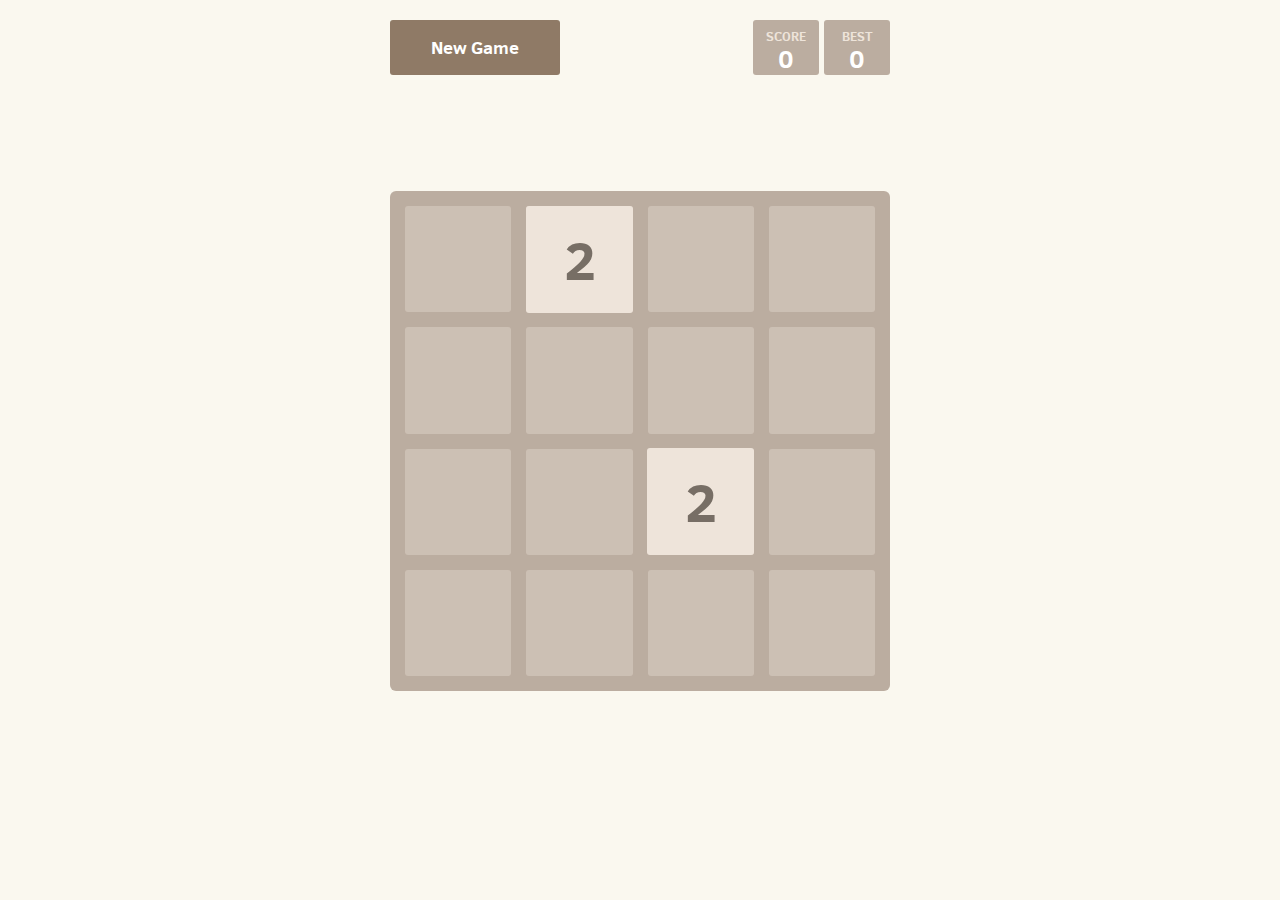
<file: 2048/index.html>
<!DOCTYPE html>
<html manifest="app.manifest">
<head>
  <meta charset="utf-8">
  <title>2048</title>

  <link href="style/main.css" rel="stylesheet" type="text/css">
  <link rel="shortcut icon" href="favicon.ico">
  <link rel="apple-touch-icon" href="meta/apple-touch-icon.png">
  <link rel="apple-touch-startup-image" href="meta/apple-touch-startup-image-640x1096.png" media="(device-width: 320px) and (device-height: 568px) and (-webkit-device-pixel-ratio: 2)"> <!-- iPhone 5+ -->
  <link rel="apple-touch-startup-image" href="meta/apple-touch-startup-image-640x920.png"  media="(device-width: 320px) and (device-height: 480px) and (-webkit-device-pixel-ratio: 2)"> <!-- iPhone, retina -->
  <meta name="apple-mobile-web-app-capable" content="yes">
  <meta name="apple-mobile-web-app-status-bar-style" content="black">

	<link rel="manifest" href="manifest.json">
  
  
  
  <meta name="mobile-web-app-capable" content="yes">
<meta name="apple-mobile-web-app-capable" content="yes">
<meta name="application-name" content="2048 Windows 10">
<meta name="apple-mobile-web-app-title" content="2048 Windows 10">
<meta name="theme-color" content="#f2c500">
<meta name="msapplication-navbutton-color" content="#f2c500">
<meta name="apple-mobile-web-app-status-bar-style" content="black-translucent">
<meta name="msapplication-starturl" content="https://windowsapphost.github.io/2048/">
<meta name="viewport" content="width=device-width, initial-scale=1, shrink-to-fit=no">

<link rel="icon" type="image/png" sizes="400x400" href="images/logo.png">
<link rel="apple-touch-icon" type="image/png" sizes="400x400" href="images/logo.png">
  
  

  <meta name="HandheldFriendly" content="True">
  <meta name="MobileOptimized" content="320">
  <meta name="viewport" content="width=device-width, target-densitydpi=160dpi, initial-scale=1.0, maximum-scale=1, user-scalable=no, minimal-ui">
</head>

  <script>
  
  function resize() {

    document.getElementsByTagName("BODY")[0].onresize = function() {

    location.reload();

    };


}
  </script>

<body onload="resize()">
  <div class="container">
    <div class="heading">
	  
	   <a class="restart-button">New Game</a>
      <div class="scores-container">
	  
        <div class="score-container">0</div>
        <div class="best-container">0</div>
      </div>
	  
	  
	  
    </div>
<div class="ads-top">
		<script async src="//pagead2.googlesyndication.com/pagead/js/adsbygoogle.js"></script>
<!-- 2048TOP -->
<ins class="adsbygoogle"
      style="display:inline-block;min-width:280px;max-width:500px;width:100%;height:90px"
     data-ad-client="ca-pub-9061606203043193"
     data-ad-slot="8033409409"
     data-ad-format="auto"></ins>
<script>
(adsbygoogle = window.adsbygoogle || []).push({});
</script>

</div>	  


    <div class="game-container">
      <div class="game-message">
        <p></p>
        <div class="lower">
	        <a class="keep-playing-button">Keep going</a>
          <a class="retry-button">Try again</a>
        </div>
      </div>

      <div class="grid-container">
        <div class="grid-row">
          <div class="grid-cell"></div>
          <div class="grid-cell"></div>
          <div class="grid-cell"></div>
          <div class="grid-cell"></div>
        </div>
        <div class="grid-row">
          <div class="grid-cell"></div>
          <div class="grid-cell"></div>
          <div class="grid-cell"></div>
          <div class="grid-cell"></div>
        </div>
        <div class="grid-row">
          <div class="grid-cell"></div>
          <div class="grid-cell"></div>
          <div class="grid-cell"></div>
          <div class="grid-cell"></div>
        </div>
        <div class="grid-row">
          <div class="grid-cell"></div>
          <div class="grid-cell"></div>
          <div class="grid-cell"></div>
          <div class="grid-cell"></div>
        </div>
      </div>

      <div class="tile-container">

      </div>
    </div>
<div class="ads-bottom">
	
		<script async src="//pagead2.googlesyndication.com/pagead/js/adsbygoogle.js"></script>
<!-- 2048 -->
<ins class="adsbygoogle"
     style="display:inline-block;min-width:280px;max-width:500px;width:100%;height:90px"
     data-ad-client="ca-pub-9061606203043193"
     data-ad-slot="6136431869"
     data-ad-format="auto"></ins>
<script>
(adsbygoogle = window.adsbygoogle || []).push({});
</script>
</div>	

  </div>
	
  <script src="js/appBarColor.js"></script>
  <script src="js/bind_polyfill.js"></script>
  <script src="js/classlist_polyfill.js"></script>
  <script src="js/animframe_polyfill.js"></script>
  <script src="js/keyboard_input_manager.js"></script>
  <script src="js/html_actuator.js"></script>
  <script src="js/grid.js"></script>
  <script src="js/tile.js"></script>
  <script src="js/local_storage_manager.js"></script>
  <script src="js/game_manager.js"></script>
  <script src="js/application.js"></script>
  
    <script>
  (function(i,s,o,g,r,a,m){i['GoogleAnalyticsObject']=r;i[r]=i[r]||function(){
  (i[r].q=i[r].q||[]).push(arguments)},i[r].l=1*new Date();a=s.createElement(o),
  m=s.getElementsByTagName(o)[0];a.async=1;a.src=g;m.parentNode.insertBefore(a,m)
  })(window,document,'script','https://www.google-analytics.com/analytics.js','ga');

  ga('create', 'UA-79132566-2', 'auto');
  ga('send', 'pageview');

</script>
  
  
</body>
</html>
</file>
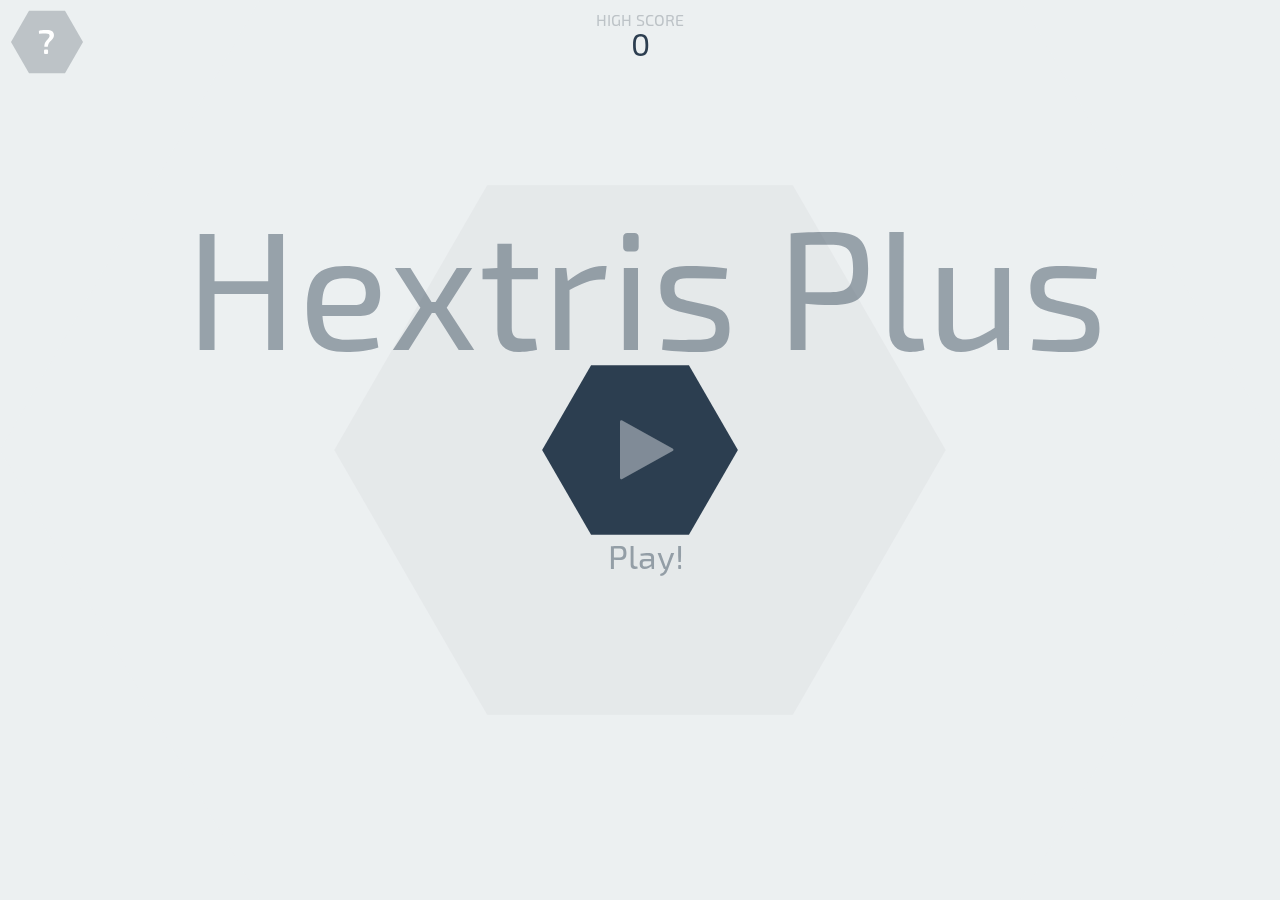
<file: hextris/index.html>
<!DOCTYPE html>
<html lang='en' manifest="app.manifest">
	<head>
		<title>Hextris Plus</title>
		<meta name="apple-itunes-app" content="app-id=903769553"/>
		<meta name="viewport" content="width=device-width, initial-scale=1, maximum-scale=1, user-scalable=0, minimal-ui"/>
		<link rel="icon" type="image/png" href="favicon.ico">
		<link href='https://fonts.googleapis.com/css?family=Exo+2' rel='stylesheet' type='text/css'>
		<link rel="stylesheet" href="style/fa/css/font-awesome.min.css">
		<link rel="stylesheet" type="text/css" href="style/style.css">
		<script type='text/javascript' src="vendor/hammer.min.js"></script>
		<script type='text/javascript' src="vendor/js.cookie.js"></script>
		<script type='text/javascript' src="vendor/jsonfn.min.js"></script>
		<script type='text/javascript' src="vendor/keypress.min.js"></script>
		<script type='text/javascript' src="vendor/jquery.js"></script>
		<script type='text/javascript' src="js/save-state.js"></script>
		<script type='text/javascript' src="js/view.js"></script>
		<script type='text/javascript' src="js/wavegen.js"></script>
		<script type='text/javascript' src="js/math.js"></script>
		<script type='text/javascript' src="js/Block.js"></script>
		<script type='text/javascript' src="js/Hex.js"></script>
		<script type='text/javascript' src="js/Text.js"></script>
		<script type='text/javascript' src="js/comboTimer.js"></script>
		<script type='text/javascript' src="js/checking.js"></script>
		<script type='text/javascript' src='js/update.js'></script>
		<script type='text/javascript' src='js/render.js'></script>
		<script type='text/javascript' src="js/input.js"></script>
		<script type='text/javascript' src="js/main.js"></script>
		<script type='text/javascript' src="js/initialization.js"></script>
		<!--<script type='text/javascript' charset='utf-8' src='cordova.js'></script>-->
		<script src="vendor/sweet-alert.min.js"></script>
		<link rel="stylesheet" href="style/rrssb.css"/>
	</head>
	<body>
		<canvas id="canvas"></canvas>
		<div id="overlay" class="faded overlay"></div>
		<div id='startBtn' ></div>
		<div id="helpScreen" class='unselectable'>
			<div id='inst_main_body'></div>
		</div>
		<img id="openSideBar" class='helpText' src="./images/btn_help.svg"/>
		<div class="faded overlay"></div>
		<img id="pauseBtn" src="./images/btn_pause.svg"/>
		<img id='restartBtn' src="./images/btn_restart.svg"/>
		<div id='HIGHSCORE'>HIGH SCORE</div>
		<script> (function(i,s,o,g,r,a,m){i['GoogleAnalyticsObject']=r;i[r]=i[r]||function(){ (i[r].q=i[r].q||[]).push(arguments)},i[r].l=1*new Date();a=s.createElement(o), m=s.getElementsByTagName(o)[0];a.async=1;a.src=g;m.parentNode.insertBefore(a,m) })(window,document,'script','//www.google-analytics.com/analytics.js','ga'); ga('create', 'UA-79132566-3', 'auto'); ga('send', 'pageview');
		</script>
		<div id='highScoreInGameText'>
			<div id='highScoreInGameTextHeader'>HIGH SCORE</div><div id='currentHighScore'>10292</div>
		</div>
		<div id="gameoverscreen">
			<div id='container'>
				<div id='gameOverBox' class='GOTitle'>GAME OVER</div>
				<div id='cScore'>1843</div>
				<div id='highScoresTitle' class='GOTitle'>HIGH SCORES</div>
				<div class='score'><span class='scoreNum'>1.</span> <div id="1place" style="display:inline;">0</div></div>
				<div class='score'><span class='scoreNum'>2.</span> <div id="2place" style="display:inline;">0</div></div>
				<div class='score'><span class='scoreNum'>3.</span> <div id="3place" style="display:inline;">0</div></div>
			</div>
			<div id='bottomContainer'>
				<img id='restart' src='./images/btn_restart.svg' height='57px'>
				<div id='buttonCont'>
			
				
				</ul>
			
				</div>
			</div>
		</div>
	
		<script type="text/javascript" src='vendor/rrssb.min.js'></script>
	</body>
</html>
</file>
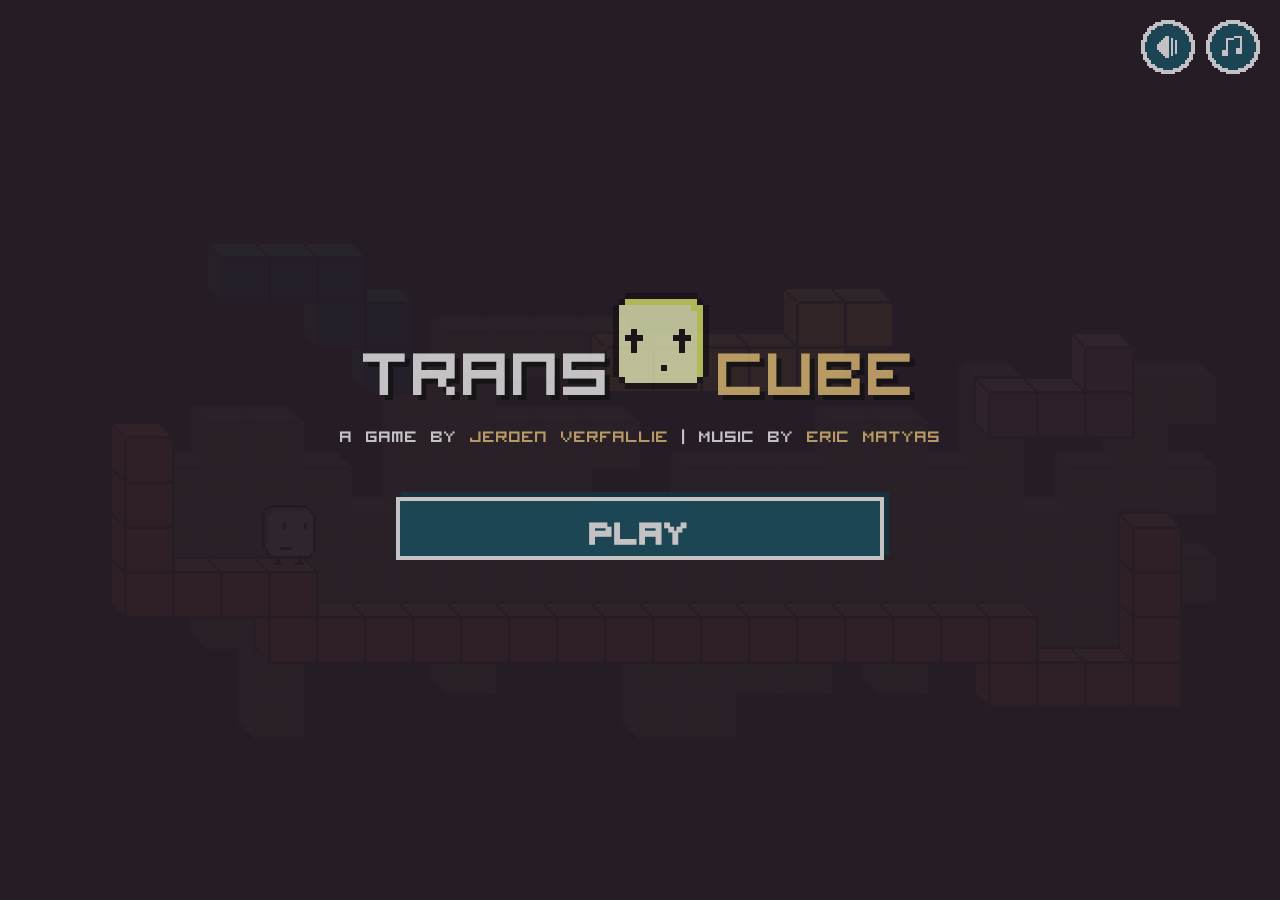
<file: Transcube/index.html>
<!DOCTYPE html>
<html manifest="app.manifest">
<head>
	<title>Transcube</title>
	<link href="css/main.css" rel="stylesheet" type="text/css">
</head>
<body>
	<div id="container">
		<canvas id="canvas"></canvas>
		<div id="ui">
			<div id="levelselect">
				<div class="title">
					Level select
				</div>
				<div id="levels"></div>
				<div id="menu">
					<div class="menu">
						Title
					</div>
					<div class="restart">
						Restart
					</div>
					<div class="play">
						Resume
					</div>
				</div>
			</div>
			<div id="intro">
				<div id="title">
					Trans<span>cube</span>
				</div>
				<div id="slug">
					a game by <a href="https://twitter.com/jeroenverfallie">Jeroen Verfallie</a> | Music by <a href="https://twitter.com/ericmatyas">Eric Matyas</a> 
				</div>
				<div id="play">
					Play
				</div>
		
			</div>
			<div id="end">
				<div id="stats">
					<div>
						<span id="time"></span><span class="right">Seconds</span>
					</div>
					<div>
						<span id="restarts"></span><span class="right">Restarts</span>
					</div>
					<div>
						<span id="transforms"></span><span class="right">Transforms</span>
					</div>
					<div>
						<span id="deaths"></span><span class="right">"Deaths"</span>
					</div>
				</div>
				<div id="btns">
					<div class="menu">
						Menu
					</div>
					<div class="retry">
						Restart
					</div>
					<div class="next">
						&gt;&gt; Next level &gt;&gt;
					</div>
				</div>
			</div>
		</div>
		<div class="message top" id="leveltitle">
			Loading the loader!
		</div>
		<div id="icons-top">
			<div class="left">
				<div class="menu"></div>
				<div class="pause"></div>
				<div class="restart"></div>
			</div>
			<div class="right">
				<div class="music"></div>
				<div class="mute"></div>
			</div>
		</div>
		<div id="footer">
			<div id="morphs">
				<span>Spawns a movable block you can stand on.</span>
				<div></div>
			</div>
		</div>
	</div>
	<script src="js/soundmanager2-nodebug-jsmin.js" type="text/javascript">
	</script>
	<script src="js/jquery-1.10.1.min.js" type="text/javascript">
	</script>
	<script src="js/jquery.color-2.1.2.min.js" type="text/javascript">
	</script>
	<script src="js/main.min.js" type="text/javascript">
	</script>
	
</body>
</html>
</file>
<file: 2048/style/main.css>
@import url(fonts/clear-sans.css);
html, body {
  margin: 0;
  padding: 0;
  background: #faf8ef;
  color: #776e65;
  font-family: "Clear Sans", "Helvetica Neue", Arial, sans-serif;
  font-size: 18px; }

body {
  margin: 20px 0; }

.heading:after {
  content: "";
  display: block;
  clear: both; }

h1.title {
  font-size: 80px;
  font-weight: bold;
  margin: 0;
  display: block;
  float: left; }

@-webkit-keyframes move-up {
  0% {
    top: 25px;
    opacity: 1; }

  100% {
    top: -50px;
    opacity: 0; } }
@-moz-keyframes move-up {
  0% {
    top: 25px;
    opacity: 1; }

  100% {
    top: -50px;
    opacity: 0; } }
@keyframes move-up {
  0% {
    top: 25px;
    opacity: 1; }

  100% {
    top: -50px;
    opacity: 0; } }
.scores-container {
  float: right;
  text-align: right; }

.score-container, .best-container {
  position: relative;
  display: inline-block;
  background: #bbada0;
  padding: 15px 25px;
  font-size: 25px;
  height: 25px;
  line-height: 47px;
  font-weight: bold;
  border-radius: 3px;
  color: white;
  text-align: center; }
  .score-container:after, .best-container:after {
    position: absolute;
    width: 100%;
    top: 10px;
    left: 0;
    text-transform: uppercase;
    font-size: 13px;
    line-height: 13px;
    text-align: center;
    color: #eee4da; }
  .score-container .score-addition, .best-container .score-addition {
    position: absolute;
    right: 30px;
    color: red;
    font-size: 25px;
    line-height: 25px;
    font-weight: bold;
    color: rgba(119, 110, 101, 0.9);
    z-index: 100;
    -webkit-animation: move-up 600ms ease-in;
    -moz-animation: move-up 600ms ease-in;
    animation: move-up 600ms ease-in;
    -webkit-animation-fill-mode: both;
    -moz-animation-fill-mode: both;
    animation-fill-mode: both; }

.score-container:after {
  content: "Score"; }

.best-container:after {
  content: "Best"; }

p {
  margin-top: 0;
  margin-bottom: 10px;
  line-height: 1.65; }

a {
  color: #776e65;
  font-weight: bold;
  text-decoration: underline;
  cursor: pointer; }

strong.important {
  text-transform: uppercase; }

hr {
  border: none;
  border-bottom: 1px solid #d8d4d0;
  margin-top: 20px;
  margin-bottom: 30px; }

.container {
  width: 500px;
  margin: 0 auto; }

@-webkit-keyframes fade-in {
  0% {
    opacity: 0; }

  100% {
    opacity: 1; } }
@-moz-keyframes fade-in {
  0% {
    opacity: 0; }

  100% {
    opacity: 1; } }
@keyframes fade-in {
  0% {
    opacity: 0; }

  100% {
    opacity: 1; } }
.game-container {
  margin-top: 10px;
  position: relative;
  padding: 15px;
  cursor: default;
  -webkit-touch-callout: none;
  -ms-touch-callout: none;
  -webkit-user-select: none;
  -moz-user-select: none;
  -ms-user-select: none;
  -ms-touch-action: none;
  touch-action: none;
  background: #bbada0;
  border-radius: 6px;
  width: 500px;
  height: 500px;
  -webkit-box-sizing: border-box;
  -moz-box-sizing: border-box;
  box-sizing: border-box; }
  .game-container .game-message {
    display: none;
    position: absolute;
    top: 0;
    right: 0;
    bottom: 0;
    left: 0;
    background: rgba(238, 228, 218, 0.5);
    z-index: 100;
    text-align: center;
    -webkit-animation: fade-in 800ms ease 1200ms;
    -moz-animation: fade-in 800ms ease 1200ms;
    animation: fade-in 800ms ease 1200ms;
    -webkit-animation-fill-mode: both;
    -moz-animation-fill-mode: both;
    animation-fill-mode: both; }
    .game-container .game-message p {
      font-size: 60px;
      font-weight: bold;
      height: 60px;
      line-height: 60px;
      margin-top: 222px; }
    .game-container .game-message .lower {
      display: block;
      margin-top: 59px; }
    .game-container .game-message a {
      display: inline-block;
      background: #8f7a66;
      border-radius: 3px;
      padding: 0 20px;
      text-decoration: none;
      color: #f9f6f2;
      height: 40px;
      line-height: 42px;
      margin-left: 9px; }
      .game-container .game-message a.keep-playing-button {
        display: none; }
    .game-container .game-message.game-won {
      background: rgba(237, 194, 46, 0.5);
      color: #f9f6f2; }
      .game-container .game-message.game-won a.keep-playing-button {
        display: inline-block; }
    .game-container .game-message.game-won, .game-container .game-message.game-over {
      display: block; }

.grid-container {
  position: absolute;
  z-index: 1; }

.grid-row {
  margin-bottom: 15px; }
  .grid-row:last-child {
    margin-bottom: 0; }
  .grid-row:after {
    content: "";
    display: block;
    clear: both; }

.grid-cell {
  width: 106.25px;
  height: 106.25px;
  margin-right: 15px;
  float: left;
  border-radius: 3px;
  background: rgba(238, 228, 218, 0.35); }
  .grid-cell:last-child {
    margin-right: 0; }

.tile-container {
  position: absolute;
  z-index: 2; }

.tile, .tile .tile-inner {
  width: 107px;
  height: 107px;
  line-height: 107px; }
.tile.tile-position-1-1 {
  -webkit-transform: translate(0px, 0px);
  -moz-transform: translate(0px, 0px);
  -ms-transform: translate(0px, 0px);
  transform: translate(0px, 0px); }
.tile.tile-position-1-2 {
  -webkit-transform: translate(0px, 121px);
  -moz-transform: translate(0px, 121px);
  -ms-transform: translate(0px, 121px);
  transform: translate(0px, 121px); }
.tile.tile-position-1-3 {
  -webkit-transform: translate(0px, 242px);
  -moz-transform: translate(0px, 242px);
  -ms-transform: translate(0px, 242px);
  transform: translate(0px, 242px); }
.tile.tile-position-1-4 {
  -webkit-transform: translate(0px, 363px);
  -moz-transform: translate(0px, 363px);
  -ms-transform: translate(0px, 363px);
  transform: translate(0px, 363px); }
.tile.tile-position-2-1 {
  -webkit-transform: translate(121px, 0px);
  -moz-transform: translate(121px, 0px);
  -ms-transform: translate(121px, 0px);
  transform: translate(121px, 0px); }
.tile.tile-position-2-2 {
  -webkit-transform: translate(121px, 121px);
  -moz-transform: translate(121px, 121px);
  -ms-transform: translate(121px, 121px);
  transform: translate(121px, 121px); }
.tile.tile-position-2-3 {
  -webkit-transform: translate(121px, 242px);
  -moz-transform: translate(121px, 242px);
  -ms-transform: translate(121px, 242px);
  transform: translate(121px, 242px); }
.tile.tile-position-2-4 {
  -webkit-transform: translate(121px, 363px);
  -moz-transform: translate(121px, 363px);
  -ms-transform: translate(121px, 363px);
  transform: translate(121px, 363px); }
.tile.tile-position-3-1 {
  -webkit-transform: translate(242px, 0px);
  -moz-transform: translate(242px, 0px);
  -ms-transform: translate(242px, 0px);
  transform: translate(242px, 0px); }
.tile.tile-position-3-2 {
  -webkit-transform: translate(242px, 121px);
  -moz-transform: translate(242px, 121px);
  -ms-transform: translate(242px, 121px);
  transform: translate(242px, 121px); }
.tile.tile-position-3-3 {
  -webkit-transform: translate(242px, 242px);
  -moz-transform: translate(242px, 242px);
  -ms-transform: translate(242px, 242px);
  transform: translate(242px, 242px); }
.tile.tile-position-3-4 {
  -webkit-transform: translate(242px, 363px);
  -moz-transform: translate(242px, 363px);
  -ms-transform: translate(242px, 363px);
  transform: translate(242px, 363px); }
.tile.tile-position-4-1 {
  -webkit-transform: translate(363px, 0px);
  -moz-transform: translate(363px, 0px);
  -ms-transform: translate(363px, 0px);
  transform: translate(363px, 0px); }
.tile.tile-position-4-2 {
  -webkit-transform: translate(363px, 121px);
  -moz-transform: translate(363px, 121px);
  -ms-transform: translate(363px, 121px);
  transform: translate(363px, 121px); }
.tile.tile-position-4-3 {
  -webkit-transform: translate(363px, 242px);
  -moz-transform: translate(363px, 242px);
  -ms-transform: translate(363px, 242px);
  transform: translate(363px, 242px); }
.tile.tile-position-4-4 {
  -webkit-transform: translate(363px, 363px);
  -moz-transform: translate(363px, 363px);
  -ms-transform: translate(363px, 363px);
  transform: translate(363px, 363px); }

.tile {
  position: absolute;
  -webkit-transition: 100ms ease-in-out;
  -moz-transition: 100ms ease-in-out;
  transition: 100ms ease-in-out;
  -webkit-transition-property: -webkit-transform;
  -moz-transition-property: -moz-transform;
  transition-property: transform; }
  .tile .tile-inner {
    border-radius: 3px;
    background: #eee4da;
    text-align: center;
    font-weight: bold;
    z-index: 10;
    font-size: 55px; }
  .tile.tile-2 .tile-inner {
    background: #eee4da;
    box-shadow: 0 0 30px 10px rgba(243, 215, 116, 0), inset 0 0 0 1px rgba(255, 255, 255, 0); }
  .tile.tile-4 .tile-inner {
    background: #ede0c8;
    box-shadow: 0 0 30px 10px rgba(243, 215, 116, 0), inset 0 0 0 1px rgba(255, 255, 255, 0); }
  .tile.tile-8 .tile-inner {
    color: #f9f6f2;
    background: #f2b179; }
  .tile.tile-16 .tile-inner {
    color: #f9f6f2;
    background: #f59563; }
  .tile.tile-32 .tile-inner {
    color: #f9f6f2;
    background: #f67c5f; }
  .tile.tile-64 .tile-inner {
    color: #f9f6f2;
    background: #f65e3b; }
  .tile.tile-128 .tile-inner {
    color: #f9f6f2;
    background: #edcf72;
    box-shadow: 0 0 30px 10px rgba(243, 215, 116, 0.2381), inset 0 0 0 1px rgba(255, 255, 255, 0.14286);
    font-size: 45px; }
    @media screen and (max-width: 520px) {
      .tile.tile-128 .tile-inner {
        font-size: 25px; } }
  .tile.tile-256 .tile-inner {
    color: #f9f6f2;
    background: #edcc61;
    box-shadow: 0 0 30px 10px rgba(243, 215, 116, 0.31746), inset 0 0 0 1px rgba(255, 255, 255, 0.19048);
    font-size: 45px; }
    @media screen and (max-width: 520px) {
      .tile.tile-256 .tile-inner {
        font-size: 25px; } }
  .tile.tile-512 .tile-inner {
    color: #f9f6f2;
    background: #edc850;
    box-shadow: 0 0 30px 10px rgba(243, 215, 116, 0.39683), inset 0 0 0 1px rgba(255, 255, 255, 0.2381);
    font-size: 45px; }
    @media screen and (max-width: 520px) {
      .tile.tile-512 .tile-inner {
        font-size: 25px; } }
  .tile.tile-1024 .tile-inner {
    color: #f9f6f2;
    background: #edc53f;
    box-shadow: 0 0 30px 10px rgba(243, 215, 116, 0.47619), inset 0 0 0 1px rgba(255, 255, 255, 0.28571);
    font-size: 35px; }
    @media screen and (max-width: 520px) {
      .tile.tile-1024 .tile-inner {
        font-size: 15px; } }
  .tile.tile-2048 .tile-inner {
    color: #f9f6f2;
    background: #edc22e;
    box-shadow: 0 0 30px 10px rgba(243, 215, 116, 0.55556), inset 0 0 0 1px rgba(255, 255, 255, 0.33333);
    font-size: 35px; }
    @media screen and (max-width: 520px) {
      .tile.tile-2048 .tile-inner {
        font-size: 15px; } }
  .tile.tile-super .tile-inner {
    color: #f9f6f2;
    background: #3c3a32;
    font-size: 30px; }
    @media screen and (max-width: 520px) {
      .tile.tile-super .tile-inner {
        font-size: 10px; } }

@-webkit-keyframes appear {
  0% {
    opacity: 0;
    -webkit-transform: scale(0);
    -moz-transform: scale(0);
    -ms-transform: scale(0);
    transform: scale(0); }

  100% {
    opacity: 1;
    -webkit-transform: scale(1);
    -moz-transform: scale(1);
    -ms-transform: scale(1);
    transform: scale(1); } }
@-moz-keyframes appear {
  0% {
    opacity: 0;
    -webkit-transform: scale(0);
    -moz-transform: scale(0);
    -ms-transform: scale(0);
    transform: scale(0); }

  100% {
    opacity: 1;
    -webkit-transform: scale(1);
    -moz-transform: scale(1);
    -ms-transform: scale(1);
    transform: scale(1); } }
@keyframes appear {
  0% {
    opacity: 0;
    -webkit-transform: scale(0);
    -moz-transform: scale(0);
    -ms-transform: scale(0);
    transform: scale(0); }

  100% {
    opacity: 1;
    -webkit-transform: scale(1);
    -moz-transform: scale(1);
    -ms-transform: scale(1);
    transform: scale(1); } }
.tile-new .tile-inner {
  -webkit-animation: appear 200ms ease 100ms;
  -moz-animation: appear 200ms ease 100ms;
  animation: appear 200ms ease 100ms;
  -webkit-animation-fill-mode: backwards;
  -moz-animation-fill-mode: backwards;
  animation-fill-mode: backwards; }

@-webkit-keyframes pop {
  0% {
    -webkit-transform: scale(0);
    -moz-transform: scale(0);
    -ms-transform: scale(0);
    transform: scale(0); }

  50% {
    -webkit-transform: scale(1.2);
    -moz-transform: scale(1.2);
    -ms-transform: scale(1.2);
    transform: scale(1.2); }

  100% {
    -webkit-transform: scale(1);
    -moz-transform: scale(1);
    -ms-transform: scale(1);
    transform: scale(1); } }
@-moz-keyframes pop {
  0% {
    -webkit-transform: scale(0);
    -moz-transform: scale(0);
    -ms-transform: scale(0);
    transform: scale(0); }

  50% {
    -webkit-transform: scale(1.2);
    -moz-transform: scale(1.2);
    -ms-transform: scale(1.2);
    transform: scale(1.2); }

  100% {
    -webkit-transform: scale(1);
    -moz-transform: scale(1);
    -ms-transform: scale(1);
    transform: scale(1); } }
@keyframes pop {
  0% {
    -webkit-transform: scale(0);
    -moz-transform: scale(0);
    -ms-transform: scale(0);
    transform: scale(0); }

  50% {
    -webkit-transform: scale(1.2);
    -moz-transform: scale(1.2);
    -ms-transform: scale(1.2);
    transform: scale(1.2); }

  100% {
    -webkit-transform: scale(1);
    -moz-transform: scale(1);
    -ms-transform: scale(1);
    transform: scale(1); } }
.tile-merged .tile-inner {
  z-index: 20;
  -webkit-animation: pop 200ms ease 100ms;
  -moz-animation: pop 200ms ease 100ms;
  animation: pop 200ms ease 100ms;
  -webkit-animation-fill-mode: backwards;
  -moz-animation-fill-mode: backwards;
  animation-fill-mode: backwards; }

.above-game:after {
  content: "";
  display: block;
  clear: both; }

.game-intro {
  float: left;
  line-height: 42px;
  margin-bottom: 0; }

.restart-button {
  font-size: 18px;
  float: left;
  width: 150px;
  height: 100%;
  display:block;
  background-color: #8f7a66;
  border-radius: 3px;
  text-decoration: none;
  color: white;
   padding: 15px 10px;
  text-align: center;}

.restart-button:hover{
  background-color: #bbada0;	
}
.game-explanation {
  margin-top: 50px; }

@media screen and (max-width: 520px) {
  html, body {
    font-size: 15px; }

  body {
    margin: 20px 0;
    padding: 0 20px; }

  h1.title {
    font-size: 27px;
    margin-top: 15px; }

  .container {
    width: 280px;
    margin: 0 auto; }

  .score-container, .best-container {
    margin-top: 0;
    padding: 15px 10px;
    min-width: 40px; }

  .heading {
    margin-bottom: 10px; }

  .game-intro {
    width: 55%;
    display: block;
    box-sizing: border-box;
    line-height: 1.65; }

  .restart-button {
    width: 40%;
    display: block;
    box-sizing: border-box;
     }

  .game-container {
    margin-top: 17px;
    position: relative;
    padding: 10px;
    cursor: default;
    -webkit-touch-callout: none;
    -ms-touch-callout: none;
    -webkit-user-select: none;
    -moz-user-select: none;
    -ms-user-select: none;
    -ms-touch-action: none;
    touch-action: none;
    background: #bbada0;
    border-radius: 6px;
    width: 280px;
    height: 280px;
    -webkit-box-sizing: border-box;
    -moz-box-sizing: border-box;
    box-sizing: border-box; }
    .game-container .game-message {
      display: none;
      position: absolute;
      top: 0;
      right: 0;
      bottom: 0;
      left: 0;
      background: rgba(238, 228, 218, 0.5);
      z-index: 100;
      text-align: center;
      -webkit-animation: fade-in 800ms ease 1200ms;
      -moz-animation: fade-in 800ms ease 1200ms;
      animation: fade-in 800ms ease 1200ms;
      -webkit-animation-fill-mode: both;
      -moz-animation-fill-mode: both;
      animation-fill-mode: both; }
      .game-container .game-message p {
        font-size: 60px;
        font-weight: bold;
        height: 60px;
        line-height: 60px;
        margin-top: 222px; }
      .game-container .game-message .lower {
        display: block;
        margin-top: 59px; }
      .game-container .game-message a {
        display: inline-block;
        background: #8f7a66;
        border-radius: 3px;
        padding: 0 20px;
        text-decoration: none;
        color: #f9f6f2;
        height: 40px;
        line-height: 42px;
        margin-left: 9px; }
        .game-container .game-message a.keep-playing-button {
          display: none; }
      .game-container .game-message.game-won {
        background: rgba(237, 194, 46, 0.5);
        color: #f9f6f2; }
        .game-container .game-message.game-won a.keep-playing-button {
          display: inline-block; }
      .game-container .game-message.game-won, .game-container .game-message.game-over {
        display: block; }

  .grid-container {
    position: absolute;
    z-index: 1; }

  .grid-row {
    margin-bottom: 10px; }
    .grid-row:last-child {
      margin-bottom: 0; }
    .grid-row:after {
      content: "";
      display: block;
      clear: both; }

  .grid-cell {
    width: 57.5px;
    height: 57.5px;
    margin-right: 10px;
    float: left;
    border-radius: 3px;
    background: rgba(238, 228, 218, 0.35); }
    .grid-cell:last-child {
      margin-right: 0; }

  .tile-container {
    position: absolute;
    z-index: 2; }

  .tile, .tile .tile-inner {
    width: 58px;
    height: 58px;
    line-height: 58px; }
  .tile.tile-position-1-1 {
    -webkit-transform: translate(0px, 0px);
    -moz-transform: translate(0px, 0px);
    -ms-transform: translate(0px, 0px);
    transform: translate(0px, 0px); }
  .tile.tile-position-1-2 {
    -webkit-transform: translate(0px, 67px);
    -moz-transform: translate(0px, 67px);
    -ms-transform: translate(0px, 67px);
    transform: translate(0px, 67px); }
  .tile.tile-position-1-3 {
    -webkit-transform: translate(0px, 135px);
    -moz-transform: translate(0px, 135px);
    -ms-transform: translate(0px, 135px);
    transform: translate(0px, 135px); }
  .tile.tile-position-1-4 {
    -webkit-transform: translate(0px, 202px);
    -moz-transform: translate(0px, 202px);
    -ms-transform: translate(0px, 202px);
    transform: translate(0px, 202px); }
  .tile.tile-position-2-1 {
    -webkit-transform: translate(67px, 0px);
    -moz-transform: translate(67px, 0px);
    -ms-transform: translate(67px, 0px);
    transform: translate(67px, 0px); }
  .tile.tile-position-2-2 {
    -webkit-transform: translate(67px, 67px);
    -moz-transform: translate(67px, 67px);
    -ms-transform: translate(67px, 67px);
    transform: translate(67px, 67px); }
  .tile.tile-position-2-3 {
    -webkit-transform: translate(67px, 135px);
    -moz-transform: translate(67px, 135px);
    -ms-transform: translate(67px, 135px);
    transform: translate(67px, 135px); }
  .tile.tile-position-2-4 {
    -webkit-transform: translate(67px, 202px);
    -moz-transform: translate(67px, 202px);
    -ms-transform: translate(67px, 202px);
    transform: translate(67px, 202px); }
  .tile.tile-position-3-1 {
    -webkit-transform: translate(135px, 0px);
    -moz-transform: translate(135px, 0px);
    -ms-transform: translate(135px, 0px);
    transform: translate(135px, 0px); }
  .tile.tile-position-3-2 {
    -webkit-transform: translate(135px, 67px);
    -moz-transform: translate(135px, 67px);
    -ms-transform: translate(135px, 67px);
    transform: translate(135px, 67px); }
  .tile.tile-position-3-3 {
    -webkit-transform: translate(135px, 135px);
    -moz-transform: translate(135px, 135px);
    -ms-transform: translate(135px, 135px);
    transform: translate(135px, 135px); }
  .tile.tile-position-3-4 {
    -webkit-transform: translate(135px, 202px);
    -moz-transform: translate(135px, 202px);
    -ms-transform: translate(135px, 202px);
    transform: translate(135px, 202px); }
  .tile.tile-position-4-1 {
    -webkit-transform: translate(202px, 0px);
    -moz-transform: translate(202px, 0px);
    -ms-transform: translate(202px, 0px);
    transform: translate(202px, 0px); }
  .tile.tile-position-4-2 {
    -webkit-transform: translate(202px, 67px);
    -moz-transform: translate(202px, 67px);
    -ms-transform: translate(202px, 67px);
    transform: translate(202px, 67px); }
  .tile.tile-position-4-3 {
    -webkit-transform: translate(202px, 135px);
    -moz-transform: translate(202px, 135px);
    -ms-transform: translate(202px, 135px);
    transform: translate(202px, 135px); }
  .tile.tile-position-4-4 {
    -webkit-transform: translate(202px, 202px);
    -moz-transform: translate(202px, 202px);
    -ms-transform: translate(202px, 202px);
    transform: translate(202px, 202px); }

  .tile .tile-inner {
    font-size: 35px; }

  .game-message p {
    font-size: 30px !important;
    height: 30px !important;
    line-height: 30px !important;
    margin-top: 90px !important; }
  .game-message .lower {
    margin-top: 30px !important; } }
.ads-top{
	margin-top:10px;
}
.ads-bottom{
	margin-top:20px;
	max-height:90px !important;
}
</file>
<file: hextris/style/style.css>
* {
	-webkit-touch-callout:none;
	-webkit-user-select:none;
	-khtml-user-select:none;
	-moz-user-select:none;
	-ms-user-select:none;
	user-select:none;
	padding:0;
	margin:0;
	-webkit-tap-highlight-color:rgba(0,0,0,0);
}
#HIGHSCORE {
	position:absolute;
	left:50%;
	width:250px;
	overflow:visible;
	margin-left:-175px;
	font-family:Exo;

}
#container {
	color:#232323;
	position:absolute;
	left:50%;
	top:calc(50%);
	text-align:center;
	transform:translate(-50%, -50%);
	font-family:Exo;
	-webkit-transform:translate(-50%, -50%);
	-moz-transform:translate(-50%, -50%);
	-ms-transform:translate(-50%, -50%);
    display:none;
}
.tweet {
	font-size:2rem;
	color:#4099FF;
}
@media only screen and (min-device-width:320px) and (max-device-width:480px) {
	.tweet{
		font-size:1rem;
	}
}
a {
	color:#232323;
}
.navbar {
	width:80%;
	margin:0 auto;
	padding:2.5vmin 0;
	text-align:center;
}
.navbar li {
	display:inline-block;
	text-align:center;
	width:calc(33% - 1.25vmin);
}

#title {
	color:#ecf0f1;
	font-size:6vmin;
}

#score {
	font-size:4vmin;
	text-align:center;
	width:30%;
}

#highscores {
	text-align:center;
	list-style:none;
}

.not-visible {
	display:none;
}

button {
	color:#ecf0f1;
	background-color:rgba(0,0,0,0);
	border:0;
}

button:focus {
	outline:0;
}

#openSideBar {
	position:fixed;
	margin-top:6px;
	width:72px;
	height:72px;
	margin-left:11px;
	z-index:3003;
	color:#232323;
	cursor:pointer;
	top:0;
	left:0;

}


#pauseBtn {
	display:none;
	position:fixed;
	margin-bottom:7px;
	width:72px;
	height:72px;
	margin-right:11px;
	z-index:3000;
	color:#232323;
	cursor:pointer;
	right:0;
	bottom:0;
	z-index:99;
}

#restartBtn {
	display:none;
	position:fixed;
	margin-bottom:7px;
	width:72px;
	height:72px;
	margin-left:11px;
	z-index:3000;
	color:#232323;
	cursor:pointer;
	bottom:0;
	z-index:99;
}
#startBtn {
	position:absolute;
	left:40%;
	top:38%;
	height:25%;
	width:25%;
	z-index:99999999;
	cursor:pointer;
}

#helpScreen {
	height:100%;
	width:100%;
	z-index:3001;
	position:fixed;
	top:0;
	margin:0;
	font-size:15px;
	text-align:center;
	display:none;
	color:#232323;
	background-color:rgba(236,240,241,1);
}

#colorBlindBtn {
	position:absolute;
	width:120px;
	height:20px;
	z-index:9999;
	left:47%;
	top:65%;
	font-size:15px;
	text-align:center;
	color:#232323;
	cursor:pointer;
}

#inst_main_body {
	padding:0px;
	font-size:1.2em;
	left:50%;
	top:50%;
	position: absolute;
	text-align:left;
	max-width:400px;
	/*margin-top:30px;*/
	transform:translate(-50%, -50%);
	-webkit-transform:translate(-50%, -50%);
	-moz-transform:translate(-50%, -50%);
	-ms-transform:translate(-50%, -50%);
}

#inst_main_body > a {
	font-weight:bold;
}

#inst_main_body > hr {
	width:100%;
	color:#232323;
	background-color:#232323;
	height:1px;
	border:0;
}

#inst_main_body > p {
	margin-bottom:15px;
}

#instructions_head {
	text-align:center;
	font-size:1.5em;
	padding-bottom:4px;
}


#highScoreInGameTextHeader {
	color: #bdc3c7;
	width:100%;
}

#highScoreInGameText {
	position: absolute;
	top:10px;
	text-align: center;
	width:200px;
	left:50%;
	margin-left:-100px;
}

#currentHighScore {
	color: #2c3e50;
	width:100%;
	margin-top: -5px;
	font-size:2em;
}

@media only screen and (max-device-width:480px) {
	#helpScreen {
		position:fixed;
		top:2px;
		padding-top:20px;
		margin:0;
		width:100%;
		height:100%;
		font-size:13px;
		text-align:center;
	}
	#inst_main_body {
		width:calc(100% - 70px);
		transform:translate(-50%, -50%);
		-webkit-transform:translate(-50%, -50%);
		-moz-transform:translate(-50%, -50%);
		-ms-transform:translate(-50%, -50%);
	}
	#instructions_head {
		padding-left:0%;
	}
	#openSideBar{
		width:60px;
		height:60px;
	}
	#pauseBtn {
		width:60px;
		height:60px;
	}
	#restartBtn {
		width:60px;
		height:60px;
	}
}

.overlay {
	position:absolute;
	height:20%;
	width:100%;
	left:50%;
	top:50%;
	margin-left:-50%;
	margin-top:-10%;
	z-index:3000;
	color:#232323;
	text-align:center;
}

.helpText {
	z-index:3001;
}

.centeredHeader {
	font-size:5vw; 
	text-align:center;
	line-height:4rem;
}

.centeredSubHeader {
	font-size:2.2rem; 
	line-height:1em;
	text-align:center;
}

.centeredSubSubHeader {
	font-size:1.4rem; 
	text-align:center;
}

#buttonCont {
	position:absolute; 
	left:50%;
	width:310px;
	margin-left:-8px;
	transform:translate(-50%, 0%);
	-webkit-transform:translate(-50%, 0%);
	-moz-transform:translate(-50%, 0%);
	-ms-transform:translate(-50%, 0%);
}

@media only screen and (orientation:landscape) {
	#buttonCont {
		bottom:calc(50vh - 19vh - 36px);
	}
	#container {
		top:calc(50vh - 11vh);
	}
}

@media only screen and (orientation:portrait) {
	#buttonCont {
		bottom:calc(50vh - 19vw - 36px);
	}
	#container {
		top:calc(50vh - 11vw);
	}
}

@media only screen and (min-device-width:320px) and (max-device-width:600px) {
	.centeredHeader {
		font-size:2rem; 
		text-align:center;
		line-height:0.6rem;
	}

	.centeredSubHeader {
		font-size:1rem; 
		text-align:center;
	}

	.overlay {
		margin-top:-20%;
	}

	#buttonCont {
		width:280px;
	}

	@media only screen and (orientation:landscape) {
		#buttonCont {
			bottom:119px;
		}
	}

	@media only screen and (orientation:portrait) {
		#buttonCont {
			bottom:119px;
		}
	}
}
.blur {
	opacity:0.1;
}

* {
	padding:0;
	margin:0;
}

body {
	color:#ecf0f1;
	font-family:'Exo', sans-serif;
	background-color:#ecf0f1;
}

#clickToExit {
	cursor:pointer;
}

#canvas {
	transition:all 0.5s ease;
	position:absolute;
	left:0;
	right:0;
	height:100%;
	width:100%;
	background-color:#ecf0f1;
	z-index:0;
}
#title {
	z-index:99;
	margin-top:20px;
	color:#2c3e50;
}

#gameoverscreen {
	/*display:none;*/
}

#restart{
	display:none;
	cursor:pointer !important;
	margin:0;
	padding:0;
	bottom:15px;
	position:absolute;
	left:calc(50% - 124px);
	transform:translate(-50%, 0%);
	-webkit-transform:translate(-50%, 0%);
	-moz-transform:translate(-50%, 0%);
	-ms-transform:translate(-50%, 0%);
	margin-bottom:-3.5px;
}

#socialShare{
	display:none;
	margin:0;
	padding:0;
	bottom:0;
	margin-bottom: 6.5px;
	position:absolute;
	left:calc(50% + 30px);
	transform:translate(-50%, 0%);
	-webkit-transform:translate(-50%, 0%);
	-moz-transform:translate(-50%, 0%);
	-ms-transform:translate(-50%, 0%);
    padding-bottom: 2px;
}

.unselectable {
	-webkit-touch-callout:none;
	-webkit-user-select:none;
	-khtml-user-select:none;
	-moz-user-select:none;
	-ms-user-select:none;
	user-select:none;
}
#afterhr {
	margin:0;
	padding:0;
	margin-bottom:-10px;
	padding-bottom:-10px;
}
body {
	overflow:hidden;
}
#gameoverscreen {
	padding:8px;
}
@font-face {
	font-family:Exo;
	font-weight:light;
	src:url("./fonts/Exo2-ExtraLight.otf") format("opentype");
}

@font-face {
	font-family:Exo;
	src:url("./fonts/Exo2-Regular.otf") format("opentype");
}

@font-face {
	font-family:Exo;
	font-weight:bold;
	src:url("./fonts/Exo2-SemiBold.otf") format("opentype");
}

.GOTitle {
	font-weight:bold;
	font-size:24.2000px;
}

.scoreNum {
	font-weight:normal ! important;
}

#cScore {
	font-size:60.5000px;
	font-weight:light;
	margin-bottom:5px;
	margin-top:-10px;
}

#highScoresTitle {
	margin-bottom:2px;
}

.score {
	font-weight:light;
	line-height:18px;
}




#bottomContainer {
	position:absolute;
	width:100%;
	bottom:0px;
}

#androidBadge {
	position:absolute;
	height:41px;
	margin-top:5px;
	left:calc(50% - 66px);
	transform:translate(calc(-50% - 4px), -1px);
	-webkit-transform:translate(calc(-50% - 4px), -1px);
	-moz-transform:translate(calc(-50% - 4px), -1px);
	-ms-transform:translate(calc(-50% - 4px), -1px);
}

#iOSBadge {
	margin-top:5px;
	position:absolute;
	left:calc(50% + 65px);
	transform:translate(calc(-50% - 4px), 0%);
	-webkit-transform:translate(calc(-50% - 4px), 0%);
	-moz-transform:translate(calc(-50% - 4px), 0%);
	-ms-transform:translate(calc(-50% - 4px), 0%);
}

#authors {
	position:absolute;
	width:200px;
	bottom:0px;
	left:50%;
	transform:translate(-50%, 0%);
	-webkit-transform:translate(-50%, 0%);
	-moz-transform:translate(-50%, 0%);
	-ms-transform:translate(-50%, 0%);
}
</file>
<file: hextris/style/rrssb.css>
.rrssb-buttons{box-sizing:border-box;font-family:"Helvetica Neue",Helvetica,Arial,sans-serif;height:36px;margin:0;padding:0;width:100%}.rrssb-buttons li{box-sizing:border-box;float:left;height:100%;line-height:13px;list-style:none;margin:0;padding:0 2px}.rrssb-buttons li.rrssb-email a{background-color:#0a88ff}.rrssb-buttons li.rrssb-email a:hover{background-color:#006ed6}.rrssb-buttons li.rrssb-facebook a{background-color:#306199}.rrssb-buttons li.rrssb-facebook a:hover{background-color:#244872}.rrssb-buttons li.rrssb-tumblr a{background-color:#32506d}.rrssb-buttons li.rrssb-tumblr a:hover{background-color:#22364a}.rrssb-buttons li.rrssb-linkedin a{background-color:#007bb6}.rrssb-buttons li.rrssb-linkedin a:hover{background-color:#005983}.rrssb-buttons li.rrssb-twitter a{background-color:#26c4f1}.rrssb-buttons li.rrssb-twitter a:hover{background-color:#0eaad6}.rrssb-buttons li.rrssb-googleplus a{background-color:#e93f2e}.rrssb-buttons li.rrssb-googleplus a:hover{background-color:#ce2616}.rrssb-buttons li.rrssb-youtube a{background-color:#df1c31}.rrssb-buttons li.rrssb-youtube a:hover{background-color:#b21627}.rrssb-buttons li.rrssb-reddit a{background-color:#8bbbe3}.rrssb-buttons li.rrssb-reddit a:hover{background-color:#62a3d9}.rrssb-buttons li.rrssb-pinterest a{background-color:#b81621}.rrssb-buttons li.rrssb-pinterest a:hover{background-color:#8a1119}.rrssb-buttons li.rrssb-pocket a{background-color:#ed4054}.rrssb-buttons li.rrssb-pocket a:hover{background-color:#e4162d}.rrssb-buttons li.rrssb-github a{background-color:#444}.rrssb-buttons li.rrssb-github a:hover{background-color:#2b2b2b}.rrssb-buttons li.rrssb-instagram a{background-color:#517fa4}.rrssb-buttons li.rrssb-instagram a:hover{background-color:#406582}.rrssb-buttons li.rrssb-delicious a{background-color:#0B79E5}.rrssb-buttons li.rrssb-delicious a:hover{background-color:#095fb4}.rrssb-buttons li.rrssb-vk a{background-color:#4d71a9}.rrssb-buttons li.rrssb-vk a:hover{background-color:#3d5a86}.rrssb-buttons li.rrssb-hackernews a{background-color:#f60}.rrssb-buttons li.rrssb-hackernews a:hover{background-color:#cc5200}.rrssb-buttons li a{background-color:#ccc;border-radius:2px;box-sizing:border-box;display:block;font-size:11px;-moz-osx-font-smoothing:grayscale;-webkit-font-smoothing:antialiased;font-weight:700;height:100%;padding:11px 7px 12px 27px;position:relative;text-align:center;text-decoration:none;text-transform:uppercase;-webkit-transition:background-color .2s ease-in-out;transition:background-color .2s ease-in-out;width:100%}.rrssb-buttons li a .rrssb-icon{display:block;left:10px;padding-top:9px;position:absolute;top:0;width:10%}.rrssb-buttons li a .rrssb-icon svg{height:17px;width:17px}.rrssb-buttons li a .rrssb-icon svg path,.rrssb-buttons li a .rrssb-icon svg polygon{fill:#fff}.rrssb-buttons li a .rrssb-text{color:#fff}.rrssb-buttons li a:active{box-shadow:inset 1px 3px 15px 0 rgba(22,0,0,.25)}.rrssb-buttons li.small a{padding:0}.rrssb-buttons li.small a .rrssb-icon{left:auto;margin:0 auto;overflow:hidden;position:relative;top:auto;width:100%}.rrssb-buttons li.small a .rrssb-text{visibility:hidden}.rrssb-buttons.large-format,.rrssb-buttons.large-format li{height:auto}.rrssb-buttons.large-format li:first-child:nth-last-child(1) a{font-size:20px;font-size:4vw}.rrssb-buttons.large-format li:first-child:nth-last-child(2) a,.rrssb-buttons.large-format li:first-child:nth-last-child(2)~li a{font-size:16px;font-size:2vw}.rrssb-buttons.large-format li:first-child:nth-last-child(3) a,.rrssb-buttons.large-format li:first-child:nth-last-child(3)~li a{font-size:14px;font-size:1.7vw}.rrssb-buttons.large-format li:first-child:nth-last-child(4) a,.rrssb-buttons.large-format li:first-child:nth-last-child(4)~li a{font-size:13px;font-size:1.4vw}.rrssb-buttons.large-format li:first-child:nth-last-child(5) a,.rrssb-buttons.large-format li:first-child:nth-last-child(5)~li a{font-size:13px;font-size:1.2vw}.rrssb-buttons.large-format li:first-child:nth-last-child(6) a,.rrssb-buttons.large-format li:first-child:nth-last-child(6)~li a{font-size:12px;font-size:1.05vw}.rrssb-buttons.large-format li:first-child:nth-last-child(7) a,.rrssb-buttons.large-format li:first-child:nth-last-child(7)~li a{font-size:11px;font-size:.9vw}.rrssb-buttons.large-format li:first-child:nth-last-child(8) a,.rrssb-buttons.large-format li:first-child:nth-last-child(8)~li a{font-size:11px;font-size:.8vw}.rrssb-buttons.large-format li:first-child:nth-last-child(9) a,.rrssb-buttons.large-format li:first-child:nth-last-child(9)~li a{font-size:11px;font-size:.7vw}.rrssb-buttons.large-format li:first-child:nth-last-child(10) a,.rrssb-buttons.large-format li:first-child:nth-last-child(10)~li a{font-size:11px;font-size:.6vw}.rrssb-buttons.large-format li:first-child:nth-last-child(11) a,.rrssb-buttons.large-format li:first-child:nth-last-child(11)~li a{font-size:11px;font-size:.5vw}.rrssb-buttons.large-format li a{-webkit-backface-visibility:hidden;backface-visibility:hidden;border-radius:.2em;padding:8.5% 0 8.5% 12%}.rrssb-buttons.large-format li a .rrssb-icon{height:100%;left:7%;padding-top:0;width:12%}.rrssb-buttons.large-format li a .rrssb-icon svg{height:100%;position:absolute;top:0;width:100%}.rrssb-buttons.large-format li a .rrssb-text{-webkit-backface-visibility:hidden;backface-visibility:hidden}.rrssb-buttons.small-format{padding-top:5px}.rrssb-buttons.small-format li{height:80%;padding:0 1px}.rrssb-buttons.small-format li a .rrssb-icon{height:100%;padding-top:0}.rrssb-buttons.small-format li a .rrssb-icon svg{height:48%;position:relative;top:6px;width:80%}.rrssb-buttons.tiny-format{height:22px;position:relative}.rrssb-buttons.tiny-format li{padding-right:7px}.rrssb-buttons.tiny-format li a{background-color:transparent;padding:0}.rrssb-buttons.tiny-format li a .rrssb-icon svg{height:70%;width:100%}.rrssb-buttons.tiny-format li a:active,.rrssb-buttons.tiny-format li a:hover{background-color:transparent}.rrssb-buttons.tiny-format li.rrssb-email a .rrssb-icon svg path,.rrssb-buttons.tiny-format li.rrssb-email a .rrssb-icon svg polygon{fill:#0a88ff}.rrssb-buttons.tiny-format li.rrssb-email a .rrssb-icon:hover .rrssb-icon svg path,.rrssb-buttons.tiny-format li.rrssb-email a .rrssb-icon:hover .rrssb-icon svg polygon{fill:#0054a3}.rrssb-buttons.tiny-format li.rrssb-facebook a .rrssb-icon svg path,.rrssb-buttons.tiny-format li.rrssb-facebook a .rrssb-icon svg polygon{fill:#306199}.rrssb-buttons.tiny-format li.rrssb-facebook a .rrssb-icon:hover .rrssb-icon svg path,.rrssb-buttons.tiny-format li.rrssb-facebook a .rrssb-icon:hover .rrssb-icon svg polygon{fill:#18304b}.rrssb-buttons.tiny-format li.rrssb-tumblr a .rrssb-icon svg path,.rrssb-buttons.tiny-format li.rrssb-tumblr a .rrssb-icon svg polygon{fill:#32506d}.rrssb-buttons.tiny-format li.rrssb-tumblr a .rrssb-icon:hover .rrssb-icon svg path,.rrssb-buttons.tiny-format li.rrssb-tumblr a .rrssb-icon:hover .rrssb-icon svg polygon{fill:#121d27}.rrssb-buttons.tiny-format li.rrssb-linkedin a .rrssb-icon svg path,.rrssb-buttons.tiny-format li.rrssb-linkedin a .rrssb-icon svg polygon{fill:#007bb6}.rrssb-buttons.tiny-format li.rrssb-linkedin a .rrssb-icon:hover .rrssb-icon svg path,.rrssb-buttons.tiny-format li.rrssb-linkedin a .rrssb-icon:hover .rrssb-icon svg polygon{fill:#003650}.rrssb-buttons.tiny-format li.rrssb-twitter a .rrssb-icon svg path,.rrssb-buttons.tiny-format li.rrssb-twitter a .rrssb-icon svg polygon{fill:#26c4f1}.rrssb-buttons.tiny-format li.rrssb-twitter a .rrssb-icon:hover .rrssb-icon svg path,.rrssb-buttons.tiny-format li.rrssb-twitter a .rrssb-icon:hover .rrssb-icon svg polygon{fill:#0b84a6}.rrssb-buttons.tiny-format li.rrssb-googleplus a .rrssb-icon svg path,.rrssb-buttons.tiny-format li.rrssb-googleplus a .rrssb-icon svg polygon{fill:#e93f2e}.rrssb-buttons.tiny-format li.rrssb-googleplus a .rrssb-icon:hover .rrssb-icon svg path,.rrssb-buttons.tiny-format li.rrssb-googleplus a .rrssb-icon:hover .rrssb-icon svg polygon{fill:#a01e11}.rrssb-buttons.tiny-format li.rrssb-youtube a .rrssb-icon svg path,.rrssb-buttons.tiny-format li.rrssb-youtube a .rrssb-icon svg polygon{fill:#df1c31}.rrssb-buttons.tiny-format li.rrssb-youtube a .rrssb-icon:hover .rrssb-icon svg path,.rrssb-buttons.tiny-format li.rrssb-youtube a .rrssb-icon:hover .rrssb-icon svg polygon{fill:#84111d}.rrssb-buttons.tiny-format li.rrssb-reddit a .rrssb-icon svg path,.rrssb-buttons.tiny-format li.rrssb-reddit a .rrssb-icon svg polygon{fill:#8bbbe3}.rrssb-buttons.tiny-format li.rrssb-reddit a .rrssb-icon:hover .rrssb-icon svg path,.rrssb-buttons.tiny-format li.rrssb-reddit a .rrssb-icon:hover .rrssb-icon svg polygon{fill:#398bcf}.rrssb-buttons.tiny-format li.rrssb-pinterest a .rrssb-icon svg path,.rrssb-buttons.tiny-format li.rrssb-pinterest a .rrssb-icon svg polygon{fill:#b81621}.rrssb-buttons.tiny-format li.rrssb-pinterest a .rrssb-icon:hover .rrssb-icon svg path,.rrssb-buttons.tiny-format li.rrssb-pinterest a .rrssb-icon:hover .rrssb-icon svg polygon{fill:#5d0b11}.rrssb-buttons.tiny-format li.rrssb-pocket a .rrssb-icon svg path,.rrssb-buttons.tiny-format li.rrssb-pocket a .rrssb-icon svg polygon{fill:#ed4054}.rrssb-buttons.tiny-format li.rrssb-pocket a .rrssb-icon:hover .rrssb-icon svg path,.rrssb-buttons.tiny-format li.rrssb-pocket a .rrssb-icon:hover .rrssb-icon svg polygon{fill:#b61124}.rrssb-buttons.tiny-format li.rrssb-github a .rrssb-icon svg path,.rrssb-buttons.tiny-format li.rrssb-github a .rrssb-icon svg polygon{fill:#444}.rrssb-buttons.tiny-format li.rrssb-github a .rrssb-icon:hover .rrssb-icon svg path,.rrssb-buttons.tiny-format li.rrssb-github a .rrssb-icon:hover .rrssb-icon svg polygon{fill:#111}.rrssb-buttons.tiny-format li.rrssb-instagram a .rrssb-icon svg path,.rrssb-buttons.tiny-format li.rrssb-instagram a .rrssb-icon svg polygon{fill:#517fa4}.rrssb-buttons.tiny-format li.rrssb-instagram a .rrssb-icon:hover .rrssb-icon svg path,.rrssb-buttons.tiny-format li.rrssb-instagram a .rrssb-icon:hover .rrssb-icon svg polygon{fill:#2f4a60}.rrssb-buttons.tiny-format li.rrssb-delicious a .rrssb-icon svg path,.rrssb-buttons.tiny-format li.rrssb-delicious a .rrssb-icon svg polygon{fill:#0B79E5}.rrssb-buttons.tiny-format li.rrssb-delicious a .rrssb-icon:hover .rrssb-icon svg path,.rrssb-buttons.tiny-format li.rrssb-delicious a .rrssb-icon:hover .rrssb-icon svg polygon{fill:#064684}.rrssb-buttons.tiny-format li.rrssb-vk a .rrssb-icon svg path,.rrssb-buttons.tiny-format li.rrssb-vk a .rrssb-icon svg polygon{fill:#4d71a9}.rrssb-buttons.tiny-format li.rrssb-vk a .rrssb-icon:hover .rrssb-icon svg path,.rrssb-buttons.tiny-format li.rrssb-vk a .rrssb-icon:hover .rrssb-icon svg polygon{fill:#2d4263}.rrssb-buttons.tiny-format li.rrssb-hackernews a .rrssb-icon svg path,.rrssb-buttons.tiny-format li.rrssb-hackernews a .rrssb-icon svg polygon{fill:#f60}.rrssb-buttons.tiny-format li.rrssb-hackernews a .rrssb-icon:hover .rrssb-icon svg path,.rrssb-buttons.tiny-format li.rrssb-hackernews a .rrssb-icon:hover .rrssb-icon svg polygon{fill:#993d00}
</file>
<file: Transcube/css/main.css>
/*! normalize.css v2.1.3 | MIT License | git.io/normalize */article,aside,details,figcaption,figure,footer,header,hgroup,main,nav,section,summary{display:block}audio,canvas,video{display:inline-block}audio:not([controls]){display:none;height:0}[hidden],template{display:none}html{font-family:sans-serif;-ms-text-size-adjust:100%;-webkit-text-size-adjust:100%}body{margin:0}a{background:transparent}a:focus{outline:thin dotted}a:active,a:hover{outline:0}h1{font-size:2em;margin:.67em 0}abbr[title]{border-bottom:1px dotted}b,strong{font-weight:700}dfn{font-style:italic}hr{-moz-box-sizing:content-box;box-sizing:content-box;height:0}mark{background:#ff0;color:#000}code,kbd,pre,samp{font-family:monospace,serif;font-size:1em}pre{white-space:pre-wrap}q{quotes:"\201C" "\201D" "\2018" "\2019"}small{font-size:80%}sub,sup{font-size:75%;line-height:0;position:relative;vertical-align:baseline}sup{top:-.5em}sub{bottom:-.25em}img{border:0}svg:not(:root){overflow:hidden}figure{margin:0}fieldset{border:1px solid silver;margin:0 2px;padding:.35em .625em .75em}legend{border:0;padding:0}button,input,select,textarea{font-family:inherit;font-size:100%;margin:0}button,input{line-height:normal}button,select{text-transform:none}button,html input[type=button],input[type=reset],input[type=submit]{-webkit-appearance:button;cursor:pointer}button[disabled],html input[disabled]{cursor:default}input[type=checkbox],input[type=radio]{box-sizing:border-box;padding:0}input[type=search]{-webkit-appearance:textfield;-moz-box-sizing:content-box;-webkit-box-sizing:content-box;box-sizing:content-box}input[type=search]::-webkit-search-cancel-button,input[type=search]::-webkit-search-decoration{-webkit-appearance:none}button::-moz-focus-inner,input::-moz-focus-inner{border:0;padding:0}textarea{overflow:auto;vertical-align:top}table{border-collapse:collapse;border-spacing:0}@font-face{font-family:visitor;src:url(../media/fonts/visitor2-webfont.eot);src:url(../media/fonts/visitor2-webfont.eot?#iefix) format('embedded-opentype'),url(../media/fonts/visitor2-webfont.woff) format('woff'),url(../media/fonts/visitor2-webfont.ttf) format('truetype'),url(../media/fonts/visitor2-webfont.svg#visitor_tt2_brkregular) format('svg');font-weight:400;font-style:normal}*{margin:0;padding:0}html,body{height:100%;width:100%}body{position:relative;font-family:visitor;background-color:#261C25;overflow:hidden}canvas{position:absolute;opacity:.05;z-index:-1}#container{position:absolute;height:100%;width:100%}.button{-webkit-touch-callout:none;-webkit-user-select:none;-khtml-user-select:none;-moz-user-select:none;-ms-user-select:none;user-select:none;background-color:#185666;-webkit-box-shadow:5px -5px 0 #103a45;-moz-box-shadow:5px -5px 0 #103a45;box-shadow:5px -5px 0 #103a45;border:4px solid #fff;padding:10px;font-size:40pt;font-weight:700;color:#fff;text-align:center;cursor:pointer}.button:hover{background-color:#740a6a;-webkit-box-shadow:5px -5px 0 #43053d;-moz-box-shadow:5px -5px 0 #43053d;box-shadow:5px -5px 0 #43053d}.button:active{background-color:#B30FA3;-webkit-box-shadow:5px -5px 0 #68095f;-moz-box-shadow:5px -5px 0 #68095f;box-shadow:5px -5px 0 #68095f}.flash{-moz-animation:flash 1s ease-out;-moz-animation-iteration-count:infinite;-webkit-animation:flash 1s ease-out;-webkit-animation-iteration-count:infinite;-ms-animation:flash 1s ease-out;-ms-animation-iteration-count:infinite}@-webkit-keyframes flash{0%{background-color:none;color:none}50%{background-color:#E6EA37;color:#111}100%{background-color:none;color:none}}@-moz-keyframes flash{0%{background-color:none;color:none}50%{background-color:#E6EA37;color:#111}100%{background-color:none;color:none}}@-ms-keyframes flash{0%{background-color:none;color:none}50%{background-color:#E6EA37;color:#111}100%{background-color:none;color:none}}#icons-top>div div{background-image:url(../media/img/UI.png);cursor:pointer;width:54px;height:54px;position:absolute;top:20px}#icons-top>div div.pause{left:84px;background-position:-54px 0}#icons-top>div div.pause.paused{background-position:-216px 0}#icons-top>div div.pause.paused:hover{background-position-y:-54px}#icons-top>div div.pause.paused:active{background-position-y:-108px}#icons-top>div div.play{background-position:-216px 0}#icons-top>div div.mute{right:85px;background-position:-162px 0}#icons-top>div div.mute.muted{background-position:-270px 0}#icons-top>div div.mute.muted:hover{background-position-y:-54px}#icons-top>div div.mute.muted:active{background-position-y:-108px}#icons-top>div div.music{right:20px;background-position:-378px 0}#icons-top>div div.music.muted{background-position:-324px 0}#icons-top>div div.music.muted:hover{background-position-y:-54px}#icons-top>div div.music.muted:active{background-position-y:-108px}#icons-top>div div.restart{left:148px;background-position:-108px 0}#icons-top>div div.menu{left:20px;background-position:0 0}#icons-top>div div:hover{background-position-y:-54px}#icons-top>div div:active{background-position-y:-108px}#icons-top .left,#icons-top .right{display:none}.message{position:absolute;color:#F8EDC9;text-align:center;width:100%;text-shadow:5px 5px #111}.message.center{font-size:100px;line-height:100px}.message.top{font-size:49px;line-height:49px;top:20px}#footer{position:absolute;bottom:20px;width:100%}#footer #morphs{display:none;height:100px;width:890px;margin:0 auto;text-align:center;color:#EEF1AB}#footer #morphs>span{width:100%;display:block;float:left;height:27px;font-size:27pt;line-height:27px;clear:both;text-align:center;background-color:rgba(0,0,0,.5);margin-bottom:5px}#footer #morphs>div div{position:relative;float:left;width:60px;height:68px;padding-left:80px;line-height:68px;margin-right:10px;background-color:#3a2b39;font-size:27px;text-align:left;cursor:pointer}#footer #morphs>div div.active{background-color:#A787A5}#footer #morphs>div div:hover{background-color:#E2D8E2;color:#303030}#footer #morphs>div div span{margin-left:5px;font-size:36px}#footer #morphs>div div figure{position:absolute;left:10px;top:10px;width:48px;height:48px;background-image:url(../media/img/morphs.png)}#footer #morphs>div div .key{font-size:18pt;padding-left:0;position:absolute;left:40px;top:36px;background-color:#000;border:3px solid #fff;width:20px;height:20px;color:#fff;text-align:center;line-height:20px}#footer #morphs div:last-child{margin-right:0}#ui{position:relative;display:none;margin:0 auto}#ui #levelselect{display:none}#ui #levelselect .title{position:absolute;color:#F8EDC9;text-align:center;width:100%;text-shadow:5px 5px #111;position:relative;font-size:60px;line-height:60px;margin-bottom:10px}#ui #levelselect .title.center{font-size:100px;line-height:100px}#ui #levelselect .title.top{font-size:49px;line-height:49px;top:20px}#ui #levelselect #menu{width:600px;margin:30px auto 0}#ui #levelselect #menu .play{display:none}#ui #levelselect #menu div{-webkit-touch-callout:none;-webkit-user-select:none;-khtml-user-select:none;-moz-user-select:none;-ms-user-select:none;user-select:none;background-color:#185666;-webkit-box-shadow:5px -5px 0 #103a45;-moz-box-shadow:5px -5px 0 #103a45;box-shadow:5px -5px 0 #103a45;border:4px solid #fff;padding:10px;font-size:40pt;font-weight:700;color:#fff;text-align:center;cursor:pointer;font-size:35px;float:left;margin-right:20px;padding-left:20px;padding-right:20px}#ui #levelselect #menu div:hover{background-color:#740a6a;-webkit-box-shadow:5px -5px 0 #43053d;-moz-box-shadow:5px -5px 0 #43053d;box-shadow:5px -5px 0 #43053d}#ui #levelselect #menu div:active{background-color:#B30FA3;-webkit-box-shadow:5px -5px 0 #68095f;-moz-box-shadow:5px -5px 0 #68095f;box-shadow:5px -5px 0 #68095f}#ui #levelselect #menu div:last-child{float:right;padding-left:50px;padding-right:50px}#ui #levelselect #levels{width:490px;margin:0 auto;clear:both;height:270px;padding-top:10px;overflow:auto}#ui #levelselect #levels .level{float:left;-webkit-touch-callout:none;-webkit-user-select:none;-khtml-user-select:none;-moz-user-select:none;-ms-user-select:none;user-select:none;background-color:#185666;-webkit-box-shadow:5px -5px 0 #103a45;-moz-box-shadow:5px -5px 0 #103a45;box-shadow:5px -5px 0 #103a45;border:4px solid #fff;padding:10px;font-size:40pt;font-weight:700;color:#fff;text-align:center;cursor:pointer;width:40px;height:40px;margin-right:30px;margin-bottom:30px;font-size:22pt;line-height:40px}#ui #levelselect #levels .level:hover{background-color:#740a6a;-webkit-box-shadow:5px -5px 0 #43053d;-moz-box-shadow:5px -5px 0 #43053d;box-shadow:5px -5px 0 #43053d}#ui #levelselect #levels .level:active{background-color:#B30FA3;-webkit-box-shadow:5px -5px 0 #68095f;-moz-box-shadow:5px -5px 0 #68095f;box-shadow:5px -5px 0 #68095f}#ui #levelselect #levels .level:nth-child(5n){margin-right:0}#ui #levelselect #levels .level.locked{background-color:#455558;-webkit-box-shadow:5px -5px 0 #202728;-moz-box-shadow:5px -5px 0 #202728;box-shadow:5px -5px 0 #202728}#ui #levelselect #levels .level.locked:hover{background-color:#455558;-webkit-box-shadow:5px -5px 0 #202728;-moz-box-shadow:5px -5px 0 #202728;box-shadow:5px -5px 0 #202728}#ui #end{color:#fff;top:260px;display:none}#ui #end #stats{width:600px;margin:0 auto 50px}#ui #end #stats div{margin-bottom:10px}#ui #end #stats div span{display:inline-block;font-size:42px;text-align:right;width:240px;margin-right:30px}#ui #end #stats div .right{margin-right:0;margin-left:30px;text-align:left}#ui #end #btns{width:660px;margin:0 auto}#ui #end #btns div{-webkit-touch-callout:none;-webkit-user-select:none;-khtml-user-select:none;-moz-user-select:none;-ms-user-select:none;user-select:none;background-color:#185666;-webkit-box-shadow:5px -5px 0 #103a45;-moz-box-shadow:5px -5px 0 #103a45;box-shadow:5px -5px 0 #103a45;border:4px solid #fff;padding:10px;font-size:40pt;font-weight:700;color:#fff;text-align:center;cursor:pointer;font-size:35px;float:left;margin-right:20px;padding:auto 20px}#ui #end #btns div:hover{background-color:#740a6a;-webkit-box-shadow:5px -5px 0 #43053d;-moz-box-shadow:5px -5px 0 #43053d;box-shadow:5px -5px 0 #43053d}#ui #end #btns div:active{background-color:#B30FA3;-webkit-box-shadow:5px -5px 0 #68095f;-moz-box-shadow:5px -5px 0 #68095f;box-shadow:5px -5px 0 #68095f}#ui #end #btns .next{float:right}#ui #intro #title,#ui #intro #slug{text-align:center;color:#fff}#ui #intro #title a,#ui #intro #slug a,#ui #intro #title span,#ui #intro #slug span{color:#EBC77A}#ui #intro #title{font-size:80pt;margin-bottom:5px;text-shadow:5px 5px #111}#ui #intro #title span{padding-left:105px;padding-top:17px;background-image:url(../media/img/cube.png);background-repeat:no-repeat}#ui #intro #slug{font-size:20pt;margin-bottom:50px}#ui #intro #slug a{text-decoration:none}#ui #intro #play,#ui #intro #github{-webkit-touch-callout:none;-webkit-user-select:none;-khtml-user-select:none;-moz-user-select:none;-ms-user-select:none;user-select:none;background-color:#185666;-webkit-box-shadow:5px -5px 0 #103a45;-moz-box-shadow:5px -5px 0 #103a45;box-shadow:5px -5px 0 #103a45;border:4px solid #fff;padding:10px;font-size:40pt;font-weight:700;color:#fff;text-align:center;cursor:pointer;margin:0 auto;width:300px;height:35px;line-height:35px}#ui #intro #play:hover,#ui #intro #github:hover{background-color:#740a6a;-webkit-box-shadow:5px -5px 0 #43053d;-moz-box-shadow:5px -5px 0 #43053d;box-shadow:5px -5px 0 #43053d}#ui #intro #play:active,#ui #intro #github:active{background-color:#B30FA3;-webkit-box-shadow:5px -5px 0 #68095f;-moz-box-shadow:5px -5px 0 #68095f;box-shadow:5px -5px 0 #68095f}#ui #intro #play{width:460px;margin-bottom:30px}
</file>
